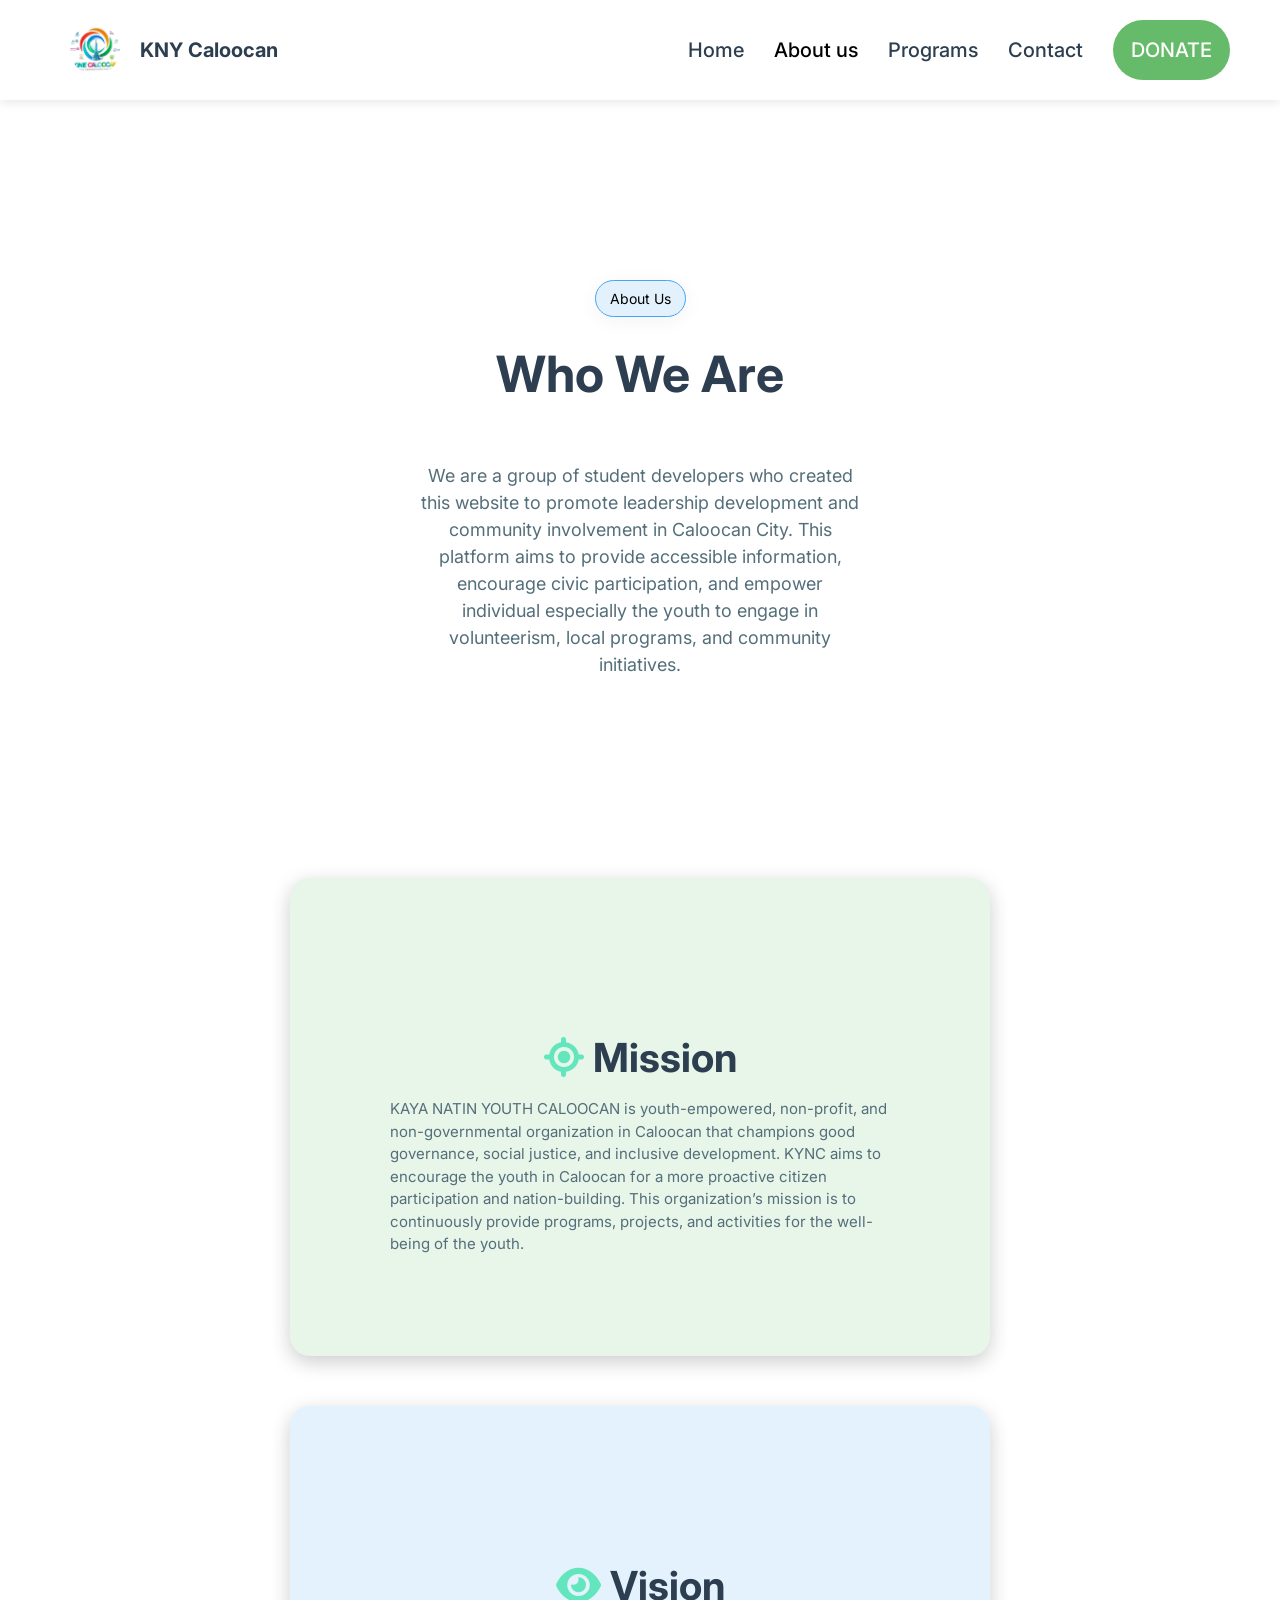
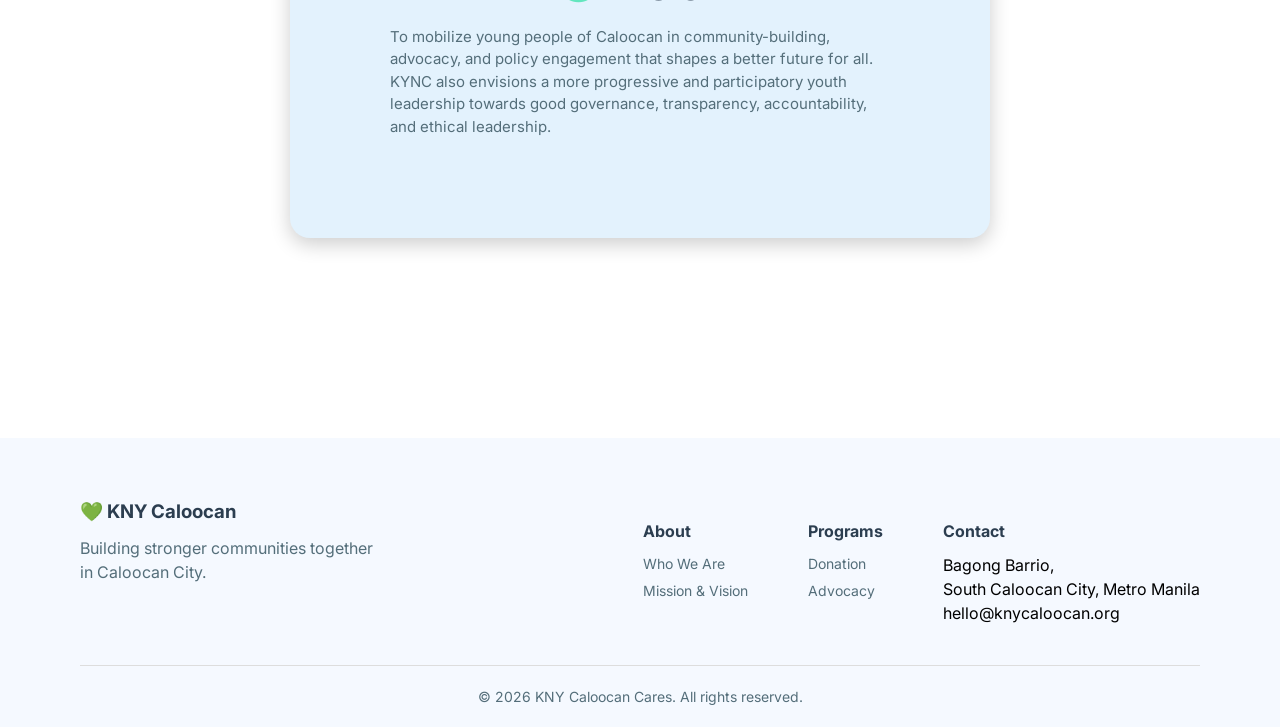
<file: about.html>
<!DOCTYPE html>
<html lang="en">
<head>
    <meta charset="UTF-8">
    <meta name="viewport" content="width=device-width, initial-scale=1.0">
    <link  rel="stylesheet" href="style.css">
    <link rel="stylesheet" href="https://cdnjs.cloudflare.com/ajax/libs/font-awesome/6.5.0/css/all.min.css">
    <title>knycaloocan.org</title>
</head>
<header>
    <nav class="navbar"> 
        <div class="logo"> <img src="images/650214766_957023653841620_2860628255667724414_n.jpg" alt="Caloocan logo"> <h2>KNY Caloocan</h2></div>

        <ul class="navlinks">
            <li><a href="index.html" class="nav-link">Home</a></li>
            <li><a href="about.html" class="nav-link">About us</a></li>
            <li><a href="program.html" class="nav-link">Programs</a></li>
            <li><a href="contact.html" class="nav-link">Contact</a></li> 
            <li><a href="donate.html" class="donate">DONATE</a></li>
        </ul>
    </nav>   

    <script>
const links = document.querySelectorAll(".nav-link");

links.forEach(link => {
    if (link.href === window.location.href) {
        link.classList.add("active");
    }
});
</script>

</header>
<body>
    
    <section class="about">
        <p><span class=" about-us fade-in-top-normal">About Us</span></p>
         <div class="about-content">
            <h1 class="scale-up-top-normal">Who We Are</h1>
            <p class="fade-in-normal">We are a group of student developers who created this website to promote leadership development and community involvement in Caloocan City. This platform aims to provide accessible information, encourage civic participation, and empower individual especially the youth to engage in volunteerism, local programs, and community initiatives.</p>  
        </div>
        
        <div class="mission-vision">
            <div class="box mission fade-in-left-normal">
                <h2><i class="fa-solid fa-location-crosshairs" style="color: rgb(99, 230, 190);"></i> Mission</h2>
                <p>KAYA NATIN YOUTH CALOOCAN is youth-empowered, non-profit, and non-governmental organization in Caloocan that champions good governance, social justice, and inclusive development. KYNC aims to encourage the youth in Caloocan for a more proactive citizen participation and nation-building. This organization’s mission is to continuously provide programs, projects, and activities for the well-being of the youth. </p>
                </div>

        <div class="box vision fade-in-right-normal">
                <h2><i class="fa-solid fa-eye" style="color: rgb(99, 230, 190);"></i> Vision</h2>
                <p>To mobilize young people of Caloocan in community-building, advocacy, and policy engagement that shapes a better future for all. KYNC also envisions a more progressive and participatory youth leadership towards good governance, transparency, accountability, and ethical leadership. 
</p>
                </div>

        
    </section>

    <footer class="footer">
  <div class="footer-container">

    <div class="footer-brand">
      <h3>💚 KNY Caloocan</h3>
      <p>Building stronger communities together in Caloocan City.</p>
    </div>

    <div class="footer-links">

      <div>
        <h4>About</h4>
        <a href="about.html#about-us">Who We Are</a>
        <a href="about.html#mission-vision">Mission & Vision</a>
      </div>

      <div>
        <h4>Programs</h4>
        <a href="program.html#grid-container">Donation</a>
        <a href="program.html#advocacy">Advocacy</a>
      </div>

      <div>
        <h4>Contact</h4>
        <p>Bagong Barrio,<br> South Caloocan City, Metro Manila</p>
        <p>hello@knycaloocan.org</p>
      </div>

    </div>
  </div>

  <div class="footer-bottom">
    <p>© 2026 KNY Caloocan Cares. All rights reserved.</p>
  </div>
</footer>
    
</body>
</html>
</file>
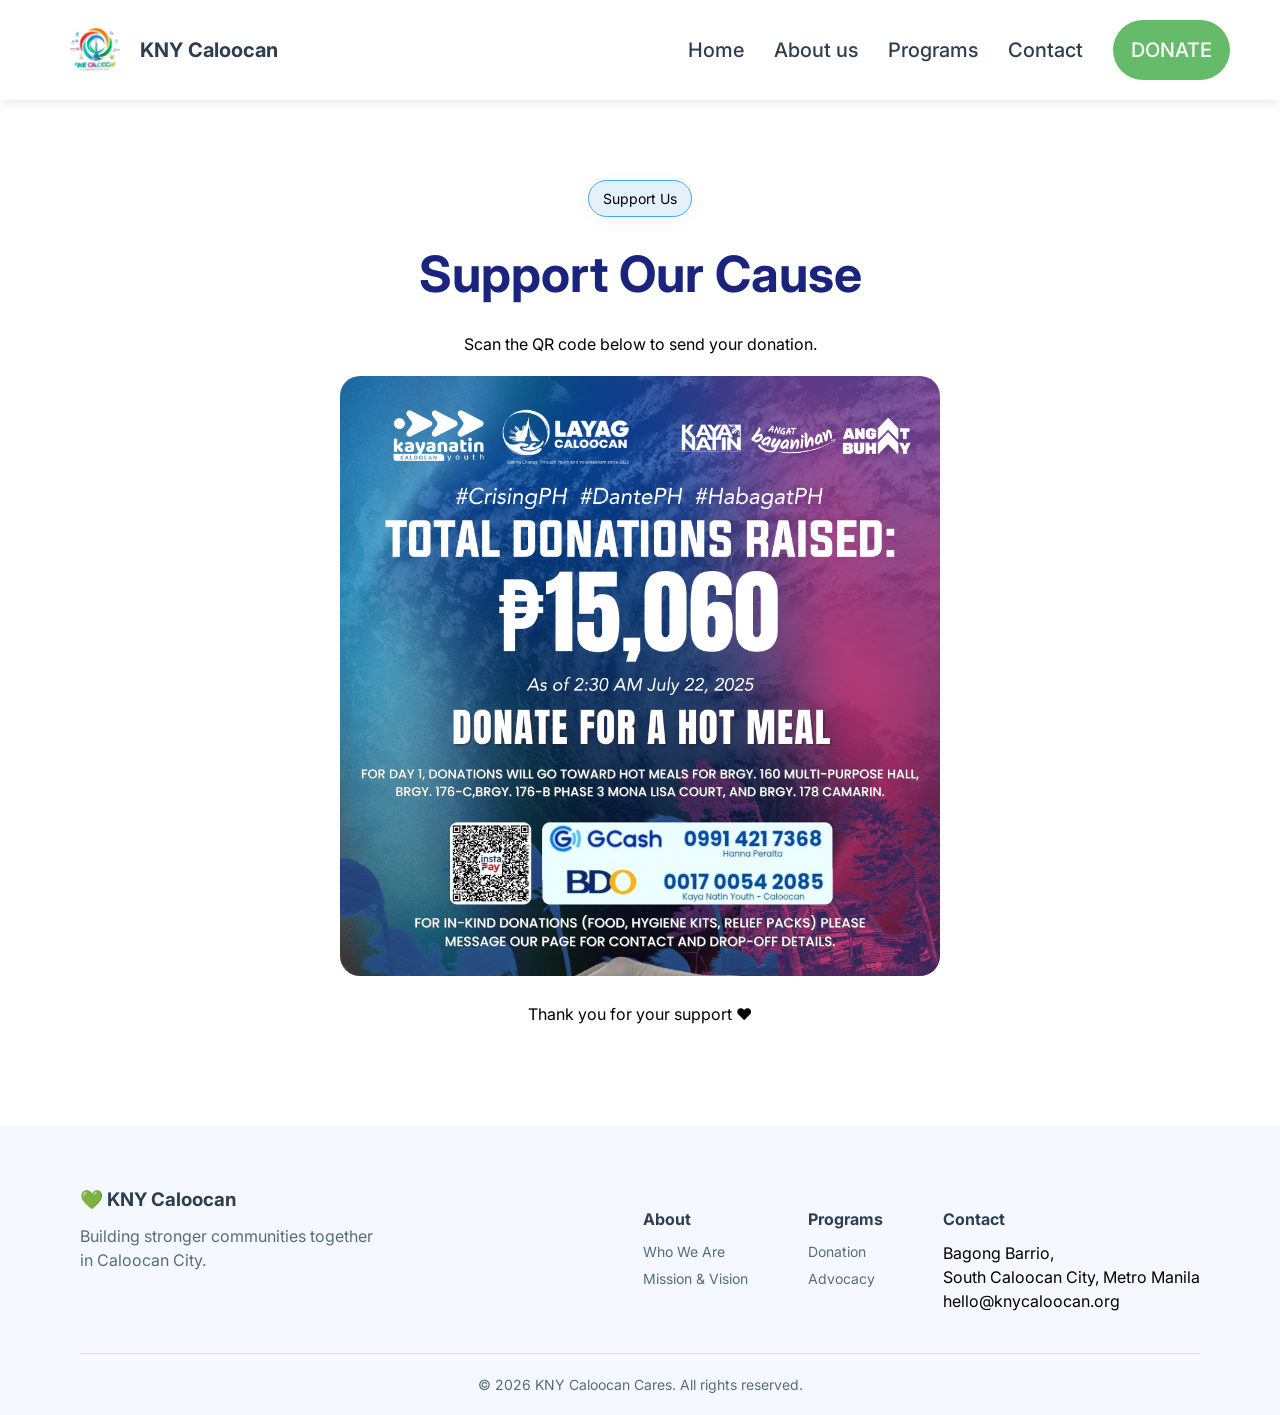
<file: donate.html>
<!DOCTYPE html>
<html lang="en">
<head>
    <meta charset="UTF-8">
    <title>Donate - Caloocan Cares</title>
    <link rel="stylesheet" href="style.css">
</head>
<body>

<header>
    <nav class="navbar"> 
        <div class="logo"> <img src="images/650214766_957023653841620_2860628255667724414_n.jpg" alt="Caloocan logo"> <h2>KNY Caloocan</h2></div>

        <ul class="navlinks">
            <li><a href="index.html" class="nav-link">Home</a></li>
            <li><a href="about.html" class="nav-link">About us</a></li>
            <li><a href="program.html" class="nav-link">Programs</a></li>
            <li><a href="contact.html" class="nav-link">Contact</a></li> 
            <li><a href="donate.html" class="donate">DONATE</a></li>
        </ul>
    </nav>   

    <script>
const links = document.querySelectorAll(".nav-link");

links.forEach(link => {
    if (link.href === window.location.href) {
        link.classList.add("active");
    }
});
</script>

</header>


<section class="donate-page">
    <p><span class="about-us fade-in-top-normal">Support Us</span></p>
    <h1 class="scale-up-top-normal">Support Our Cause</h1>
    <p class="fade-in-normal">Scan the QR code below to send your donation.</p>

    <div class="qr-box fade-in-bottom-normal">
        <img src="images/520575078_122149404062766152_1256042240874753059_n.jpg" alt="Donation">
    </div>

    <p class="fade-in-bottom-normal delay">Thank you for your support ❤️</p>
</section>

<footer class="footer">
  <div class="footer-container">

    <div class="footer-brand">
      <h3>💚 KNY Caloocan</h3>
      <p>Building stronger communities together in Caloocan City.</p>
    </div>

    <div class="footer-links">

      <div>
        <h4>About</h4>
        <a href="about.html#about-us">Who We Are</a>
        <a href="about.html#mission-vision">Mission & Vision</a>
      </div>

      <div>
        <h4>Programs</h4>
        <a href="program.html#grid-container">Donation</a>
        <a href="program.html#advocacy">Advocacy</a>
      </div>

      <div>
        <h4>Contact</h4>
        <p>Bagong Barrio,<br> South Caloocan City, Metro Manila</p>
        <p>hello@knycaloocan.org</p>
      </div>

    </div>
  </div>

  <div class="footer-bottom">
    <p>© 2026 KNY Caloocan Cares. All rights reserved.</p>
  </div>
</footer>


</body>
</html>
</file>
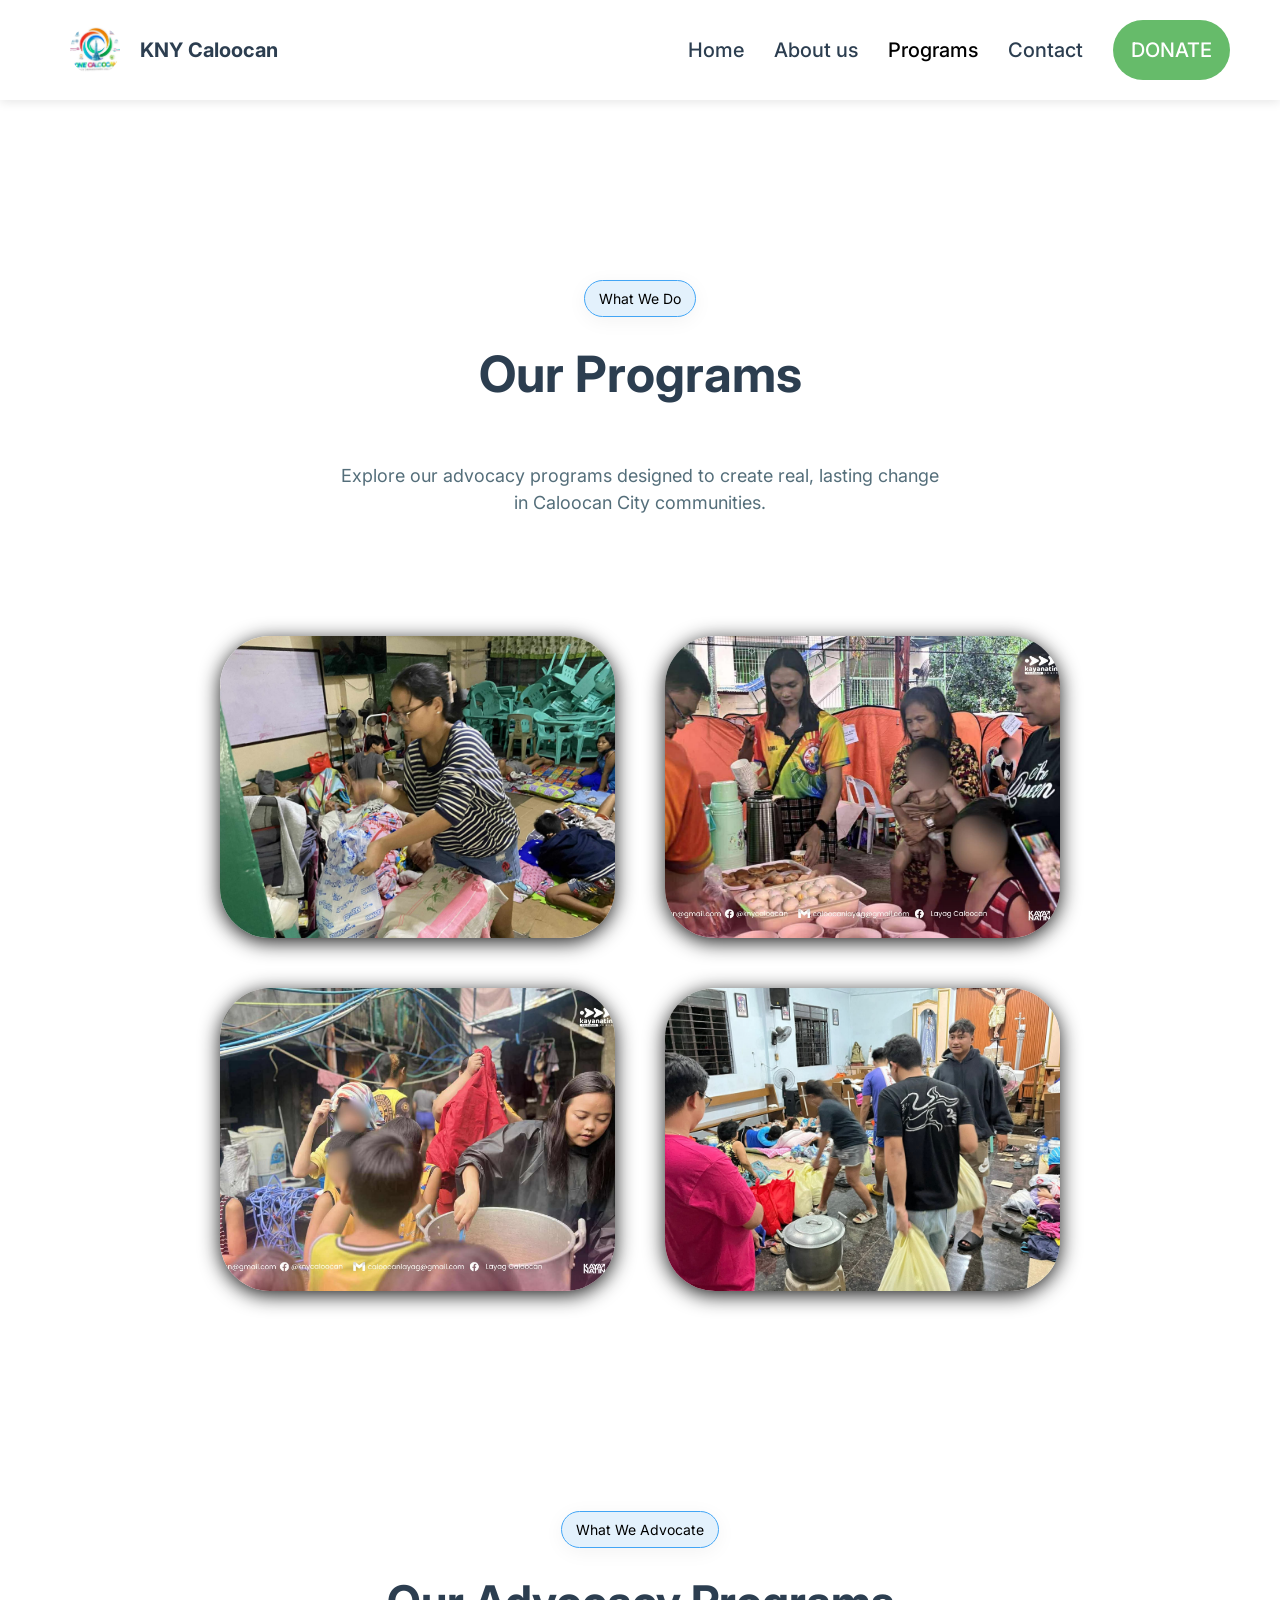
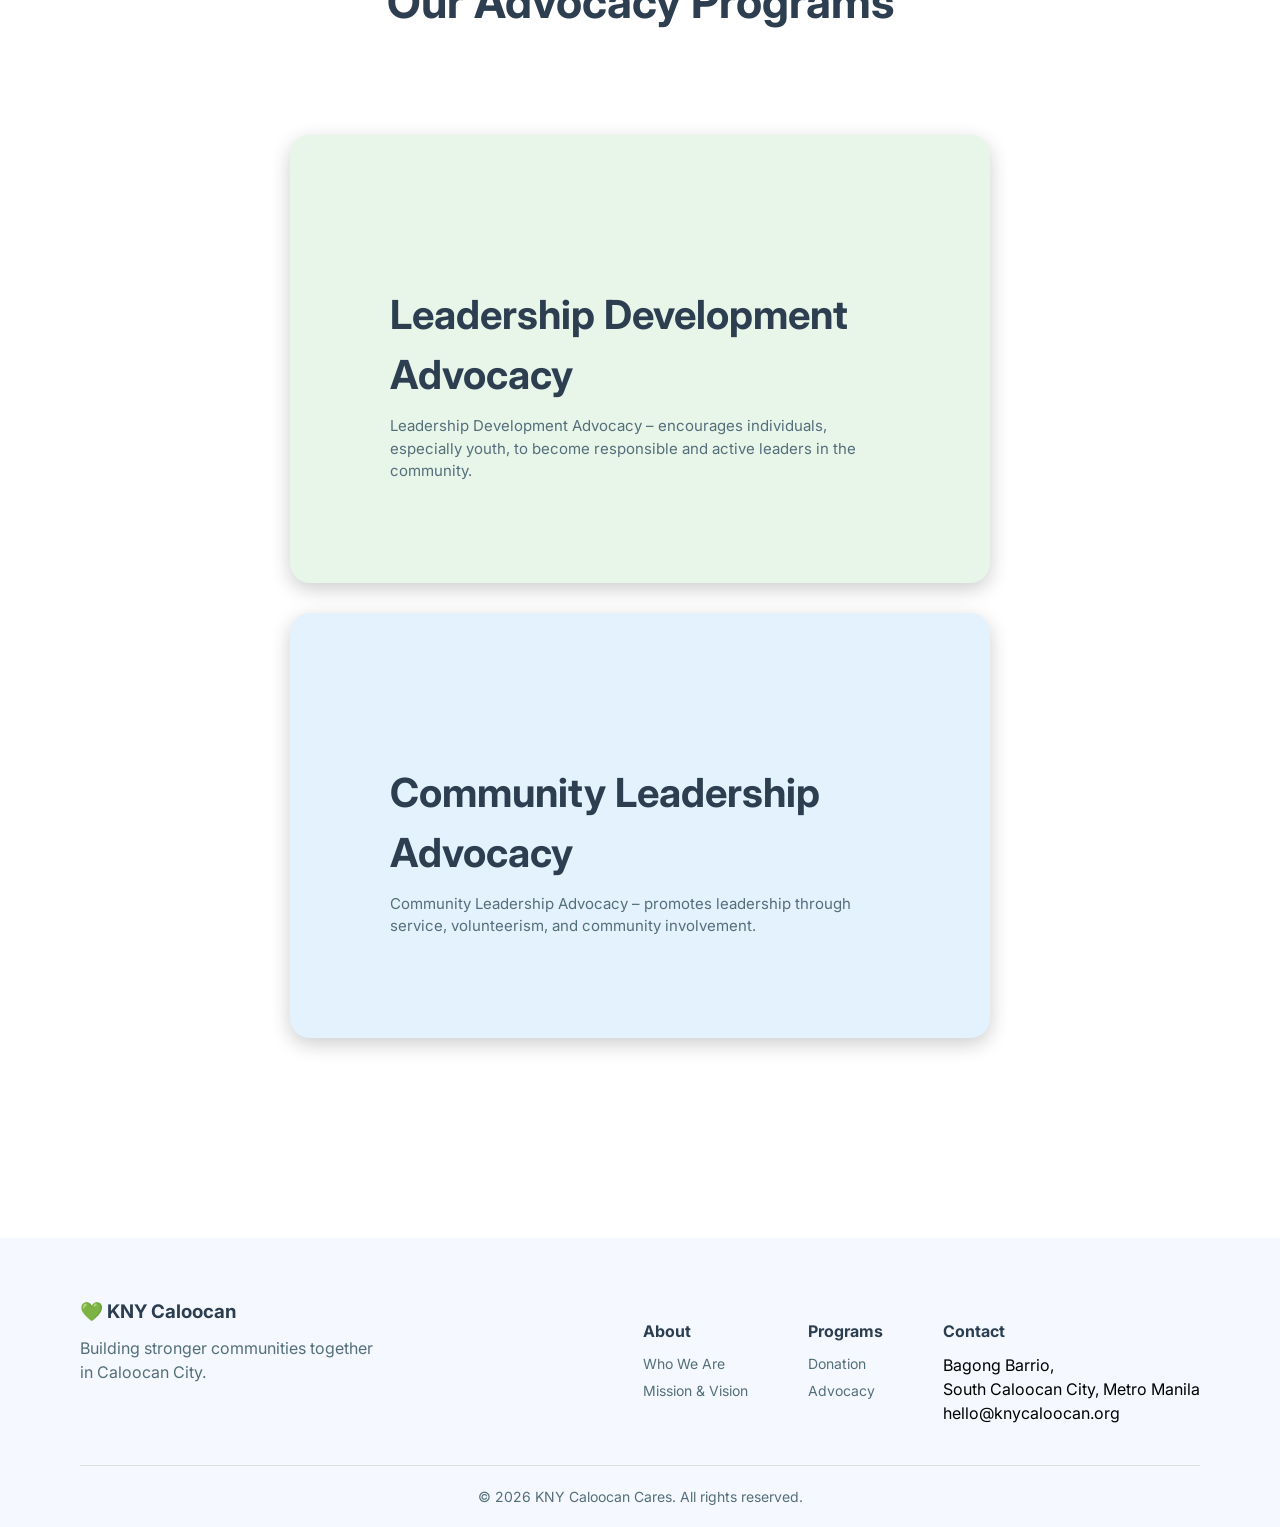
<file: program.html>
<!DOCTYPE html>
<html lang="en">
<head>
    <meta charset="UTF-8">
    <meta name="viewport" content="width=device-width, initial-scale=1.0">
    <link rel="stylesheet" href="style.css">
    <title>knycaloocan.org</title>
</head>
<header>
    <nav class="navbar"> 
        <div class="logo"> <img src="images/650214766_957023653841620_2860628255667724414_n.jpg" alt="Caloocan logo"> <h2>KNY Caloocan</h2></div>

        <ul class="navlinks">
            <li><a href="index.html" class="nav-link">Home</a></li>
            <li><a href="about.html" class="nav-link">About us</a></li>
            <li><a href="program.html" class="nav-link">Programs</a></li>
            <li><a href="contact.html" class="nav-link">Contact</a></li> 
            <li><a href="donate.html" class="donate">DONATE</a></li>
        </ul>
    </nav>
    
    <script>
const links = document.querySelectorAll(".nav-link");

links.forEach(link => {
    if (link.href === window.location.href) {
        link.classList.add("active");
    }
});
</script>

</header>
<body>

     <section class="program">
        <p><span class=" wwd-glass fade-in-top-normal ">What We Do</span></p>
         <div class="program-content">
            <h1 class="scale-up-top-normal">Our Programs</h1>
            <p class="fade-in-normal">Explore our advocacy programs designed to create real, lasting change in Caloocan City communities.</p>  
        </div>

        <div class="grid-container fade-in-bottom-normal">
    <div class="item"><img src="images/686901424_990458803538337_4386855258115236536_n.jpg" alt="donation-picture"></div>
    <div class="item"><img src="images/686961192_912338935147027_7021688140070498435_n.jpg" alt="donation-picture"></div>
    <div class="item"><img src="images/686985567_906261015784890_1560419657046444310_n.jpg" alt="donation-picture"></div>
    <div class="item"><img src="images/687821455_958096456833560_8633350212559903800_n.jpg" alt="donation-picture"></div>
  </div>

        <p><span class=" wwd-glass">What We Advocate</span></p>
        <div class="advocacy"><h1>Our Advocacy Programs</h1></div>

        <div class="leadership-community">
            <div class="box leadership">
                <h2>Leadership Development Advocacy</h2>
                <p>Leadership Development Advocacy – encourages individuals, especially youth, to become responsible and active leaders in the community.</p>
                </div>

        <div class="box community">
                <h2>Community Leadership Advocacy</h2>
                <p>Community Leadership Advocacy – promotes leadership through service, volunteerism, and community involvement.</p>
                </div>
        
    </section>

   <footer class="footer">
  <div class="footer-container">

    <div class="footer-brand">
      <h3>💚 KNY Caloocan</h3>
      <p>Building stronger communities together in Caloocan City.</p>
    </div>

    <div class="footer-links">

      <div>
        <h4>About</h4>
        <a href="about.html#about-us">Who We Are</a>
        <a href="about.html#mission-vision">Mission & Vision</a>
      </div>

      <div>
        <h4>Programs</h4>
        <a href="program.html#grid-container">Donation</a>
        <a href="program.html#advocacy">Advocacy</a>
      </div>

      <div>
        <h4>Contact</h4>
        <p>Bagong Barrio,<br> South Caloocan City, Metro Manila</p>
        <p>hello@knycaloocan.org</p>
      </div>

    </div>
  </div>

  <div class="footer-bottom">
    <p>© 2026 KNY Caloocan Cares. All rights reserved.</p>
  </div>
</footer>
    
</body>
</html>
</file>
<file: style.css>
@import url('https://fonts.googleapis.com/css2?family=Inter:wght@300;400;500;600;700;800;900&display=swap');
*, 
*::before, 
*::after { 
    box-sizing: border-box;
}

:root {

  
  --primary-green: #66BB6A;
  --dark-green: #5CB860;
  --light-green: #E8F5E9;


  --secondary-blue: #42A5F5;
  --light-blue: #E3F2FD;
  --bg-blue: #F5F9FF;


  --navy: #1A237E;
  --dark-navy: #2C3E50;
  --muted-gray: #546E7A;


  --white: #FFFFFF;
  --footer-gray: #FAFBFC;
}

body {
    margin: 0;
    font-family: 'Inter', sans-serif;
    background-color: var(--white);
    line-height: 1.5; 
    max-width: 100%;
    height: auto;
    padding-top: 80px;
}

h1, h2, h3, p {
    margin: 0;
}

.navbar {
    background-color: var(--white);
    box-shadow: 0 2px 10px rgba(0,0,0,0.1);
    position: fixed;
    top: 0;
    left: 0;
    width: 100%;
    height: 100px;
    
    display: flex;
    justify-content: space-between;
    align-items: center;

    padding: 0 50px;
    z-index: 1000;
}

.logo {
  display: flex;
  align-items: center;   
  margin: 20px;
      
}

.logo img {
  width: 50px;         
  height: 50px;
  object-fit: cover;
  border-radius: 50%;
     
}

.logo h2 {
  margin: 20px;
  font-size: 20px;
  color: var(--dark-navy); 
}

.navlinks {
    display: flex;
    gap: 30px;
    list-style: none;
}

.navlinks a {
    text-decoration: none;
    color: var(--dark-navy);
    font-size: 20px;
    font-weight: 500;
}

.navlinks a:hover {
    color: var(--primary-green);
}

.navlinks a.nav-link.active {
    color: black;
}

.navlinks a.donate.active {
    color: black;
}

.navlinks a.donate {
    background-color: var(--primary-green);
    color: var(--white);
    border-radius: 999px;
    padding: 18px 18px;
}

.navlinks a.donate:hover {
    background-color: var(--primary-green);
    color: var(--dark-navy);
    border: 2px solid var(--primary-green);
}

.hero {
  min-height: 100vh;
  display: flex;
  flex-direction: column;
  align-items: center;
  text-align: center;
  padding: 100px 20px;
}

.hero-content {
    position: relative;
    margin: auto;
    text-align: center
}

.community-glass {
  display: inline-block;
  padding: 7px 14px;
  font-size: 14px;
  border-radius: 999px;

  
  background: rgba(21, 133, 224, 0.116);
  backdrop-filter: blur(8px);
  -webkit-backdrop-filter: blur(8px);

 
  border: 1px solid var(--secondary-blue);

  color: var(--dark-navy);
  font-weight: 500;

  
  box-shadow: 0 4px 20px rgba(0,0,0,0.05);

  margin-bottom: 0;
  padding-left: 30px;
}

.community-glass::before {
  content: '';
  position: absolute;
  left: 10px;
  top: 50%;
  transform: translateY(-50%);
  width: 10px; 
  height: 10px; 
  background-color: var(--primary-green);
  border-radius: 50%; 
}

@keyframes fade-in-top-normal {
  0% {
    opacity: 0;
    transform: translateY(-20px);
  }
  100% {
    opacity: 1;
    transform: translateY(0);
  }
}

.fade-in-top-normal {
  opacity: 0;
  animation: fade-in-top-normal 1s ease-out 0.8s forwards;
}

.highlight {
    color:  #66BB6A;
}

.hero-content h1 {
    color: var(--dark-navy);
    font-size: 70px;
    font-weight: 700;
    
    margin-bottom: 20px;
}

@keyframes scale-up-top-normal {
  0% {
    transform: scale(0.5);
    transform-origin: 50% 0%;
    opacity: 0;
  }
  100% {
    transform: scale(1);
    transform-origin: 50% 0%;
    opacity: 1;
  }
}

.scale-up-top-normal {
  opacity: 0;
  animation: scale-up-top-normal 1s ease-out forwards;
}

.hero-content p {
    color: var(--muted-gray);
    font-size: 20px;
    font-weight: 400;
    max-width: 100%;

    margin-bottom: 30px;
}

  @keyframes fade-in-normal {
  0% {
    opacity: 0;
    transform: translateY(10px);
  }
  100% {
    opacity: 1;
    transform: translateY(0);
  }
}

.fade-in-normal {
  opacity: 0; 
  animation: fade-in-normal 1.5s cubic-bezier(0.895, 0.030, 0.685, 0.220) 0.1s forwards;
}

.hero-content h2 a {
    color: var(--white);
    background-color: #5CB860;
    border-radius: 50px;
    max-width: fit-content;
    margin: auto;
    padding: 20px;
    font-size: 18px;
    text-decoration: none;
    
}

@keyframes fade-in-left-normal {
  0% {
    transform: translateX(-50px);
    opacity: 0;
  }
  100% {
    transform: translateX(0);
    opacity: 1;
  }
}

.fade-in-left-normal {
  opacity: 0; 
  animation: fade-in-left-normal 1s ease-out 1s forwards;
}

@keyframes fade-in-right-normal {
  0% {
    transform: translateX(50px);
    opacity: 0;
  }
  100% {
    transform: translateX(0);
    opacity: 1;
  }
}

.fade-in-right-normal {
  opacity: 0; 
  animation: fade-in-right-normal 1s ease-out 1.3s forwards;
}

@keyframes fade-in-bottom-normal {
  0% {
    opacity: 0;
    transform: translateY(40px);
  }
  100% {
    opacity: 1;
    transform: translateY(0);
  }
}

.fade-in-bottom-normal {
  opacity: 0;
  animation: fade-in-bottom-normal 1s ease-out 1.2s forwards;
}


  .delay-1 {
  animation-delay: 1s;
}

/*___________ABOUT US BELOW_______________*/


.about {
  min-height: 100vh;
  display: flex;
  flex-direction: column;
  align-items: center;
  text-align: center;
  padding: 200px;
}

.about-us {
  display: inline-block;
  padding: 7px 14px;
  font-size: 14px;
  border-radius: 999px;


  background: rgba(21, 133, 224, 0.116);
  backdrop-filter: blur(8px);
  -webkit-backdrop-filter: blur(8px);

 
  border: 1px solid var(--secondary-blue);

  color: red
  font-weight: 500;

 
  box-shadow: 0 4px 20px rgba(0,0,0,0.05);

  margin-bottom: 20px;

}

.about-content h1 {
  color: var(--dark-navy);
  font-size: 50px;
  font-weight: 700;
  margin-bottom: 50px;
}

.about-content p {
  color: var(--muted-gray);
  max-width: 50%;
  font-size: 18px;
  font-weight: 400;
  margin: 0 auto 200px;
}


.mission-vision {
  display: flex;
  gap: 50px;
  justify-content: center;
  flex-wrap: wrap;
}

.box {
  max-width: 700px;
  height: auto;
  border-radius: 20px;

  display: flex;
  flex-direction: column;
  justify-content: center;
  align-items: center;

  padding: 100px;
  box-shadow: 0 6px 20px rgba(0,0,0,0.2);

}

.mission {
  background: var(--light-green);
}

.vision {
  background: var(--light-blue);
}

.box h2 {
  color: var(--dark-navy);
  margin-bottom: 10px;
  font-size: 40px;
  text-align: start;
  
}

.box p {
  color: var(--muted-gray);
  font-size: 15px;
  font-weight: 400;
  text-align: start;
}

/*___________PROGRAMAM_____________*/

.program {
  min-height: 100vh;
  display: flex;
  flex-direction: column;
  align-items: center;
  text-align: center;
  padding: 200px;
}

.wwd-glass {
  display: inline-block;
  padding: 7px 14px;
  font-size: 14px;
  border-radius: 999px;

  background: rgba(21, 133, 224, 0.116);
  backdrop-filter: blur(8px);
  -webkit-backdrop-filter: blur(8px);


  border: 1px solid var(--secondary-blue);

  color: red
  font-weight: 500;

  box-shadow: 0 4px 20px rgba(0,0,0,0.05);

  margin-bottom: 20px;

}

.program-content h1 {
  color: var(--dark-navy);
  font-size: 50px;
  font-weight: 700;
  margin-bottom: 50px;
}

.program-content p {
  color: var(--muted-gray);
  max-width: 70%;
  font-size: 18px;
  font-weight: 400;
  margin: 0 auto 100px;
}


.grid-container {
  display: grid;
  grid-template-columns: 1fr 1fr; 
  grid-template-rows: 1fr 1fr;    
  gap: 50px;
  padding: 20px;
  margin: 0 auto 200px;
}

.item img {
  width: 100%;
  height: 100%;
  object-fit: cover;
  border-radius: 50px;
  box-shadow: 0 4px 20px rgba(0,0,0,0.9);
}

.advocacy {
  color: var(--dark-navy);
  font-size: 30px;
  font-weight: 700;
  margin: 0 auto 100px;
}

.leadership-community {
  display: flex;
  gap: 30px;
  justify-content: center;
  flex-wrap: wrap;
}


.leadership {
  background: var(--light-green);
}

.community {
  background: var(--light-blue);
}

.box h2 {
  color: var(--dark-navy);
  margin-bottom: 10px;
  font-size: 40px;
  text-align: start;
  
}

.box p {
  color: var(--muted-gray);
  font-size: 15px;
  font-weight: 400;
  text-align: start;
}





/*_______contact___________*/

.contact {
  height: 50vh;
  display: flex;
  flex-direction: column;
  align-items: center;
  text-align: center;
  padding: 200px;
  background-color: var(--bg-blue);
}

.git-glass {
  display: inline-block;
  padding: 7px 14px;
  font-size: 14px;
  border-radius: 999px;

 
  background: rgba(21, 224, 65, 0.116);
  backdrop-filter: blur(8px);
  -webkit-backdrop-filter: blur(8px);

 
  border: 1px solid var(--dark-green);

  color: red
  font-weight: 400;

 
  box-shadow: 0 4px 20px rgba(0,0,0,0.05);

  margin-bottom: 20px;

}

.contact-content h1 {
  color: var(--navy);
  font-size: 50px;
  font-weight: 700;
  margin-bottom: 20px;
}

.contact-content p {
  color: var(--muted-gray);
  max-width: 70%;
  font-size: 18px;
  font-weight: 400;
  margin: 0 auto 500px;
}

.info {
  background-color: var(--white);
  box-shadow: 0 6px 20px rgba(0,0,0,0.2);
  min-height: 80vh  ;
  
}


.container {
    width: 90%;
    margin: auto;
    padding: 20px;
}

.row {
    display: flex;
    flex-wrap: wrap;
    gap: 200px;
}

.column {
    flex: 1;
    min-width: 300px;
    border-radius: 20px;
    padding-left: 30px;
}

h2 {
    margin-top: 50px;
    font-size: 40px;
    margin-bottom: 50px;
    color: var(--navy);
}

.highlights {
  color: var(--dark-navy);
}

.info p {
    color: var(--muted-gray);
    margin: 60px 0;
}

form input,
form textarea {
    width: 100%;
    padding: 10px;
    margin-bottom: 10px;
    border: 1px solid #ccc;
    border-radius: 5px;
    font-size: 14px;
}

form button {
    padding: 10px 20px;
    background-color: var(--navy);
    color: var(--white);
    border: none;
    border-radius: 20px;
    cursor: pointer;
}

form button:hover {
    background-color: #0056b3;
}

iframe {
    width: 100%;
    height: 300px;
    border: 0;
    margin-top: 10px;
}

.map-section {
    margin-top: 40px;
}

.faq {
    margin-top: 40px;
}

.faq-item {
    margin-bottom: 10px;
}

.faq-item h4 {
    margin: 0;
}

.faq-item p {
    margin: 5px 0 0 0;
}


/*__________Donate______________*/

.donate-page {
    text-align: center;
    padding: 100px 20px;
}

.donate-page h1 {
    font-size: 50px;
    margin-bottom: 20px;
    color: var(--navy);
}

.donate-page p {
    color: red
    font-weight: 400;
}

.qr-box img {
    width: 600px;
    height: 600px;
    margin: 20px 0;
    border-radius: 20px;
}


/*_______FOOTER________*/

.footer {
  background: var(--bg-blue);
  padding: 60px 80px 20px;
}

.footer-container {
  display: flex;
  justify-content: space-between;
  flex-wrap: wrap;
  gap: 40px;
}

.footer-brand h3 {
  color: var(--dark-navy);
  margin-bottom: 10px;
}

.footer-brand p {
  color: var(--muted-gray);
  max-width: 300px;
}


.footer-links {
  display: flex;
  gap: 60px;
  flex-wrap: wrap;
}

.footer-links h4 {
  color: var(--dark-navy);
  margin-bottom: 10px;
}

.footer-links a {
  display: block;
  color: var(--muted-gray);
  text-decoration: none;
  margin-bottom: 6px;
  font-size: 14px;
}

.footer-links a:hover {
  color: var(--primary-green);
}


.footer-bottom {
  margin-top: 40px;
  padding-top: 20px;
  border-top: 1px solid #ddd;
  text-align: center;
  color: var(--muted-gray);
  font-size: 14px;
}

@media (max-width: 768px) {

    .navlinks {
        gap: 10px;
    }

    .navlinks a {
        font-size: 14px;
    }

    .hero {
        justify-content: center;
        text-align: center;
    }

    .hero-content {
        max-width: 90%;
    }
}
</file>
